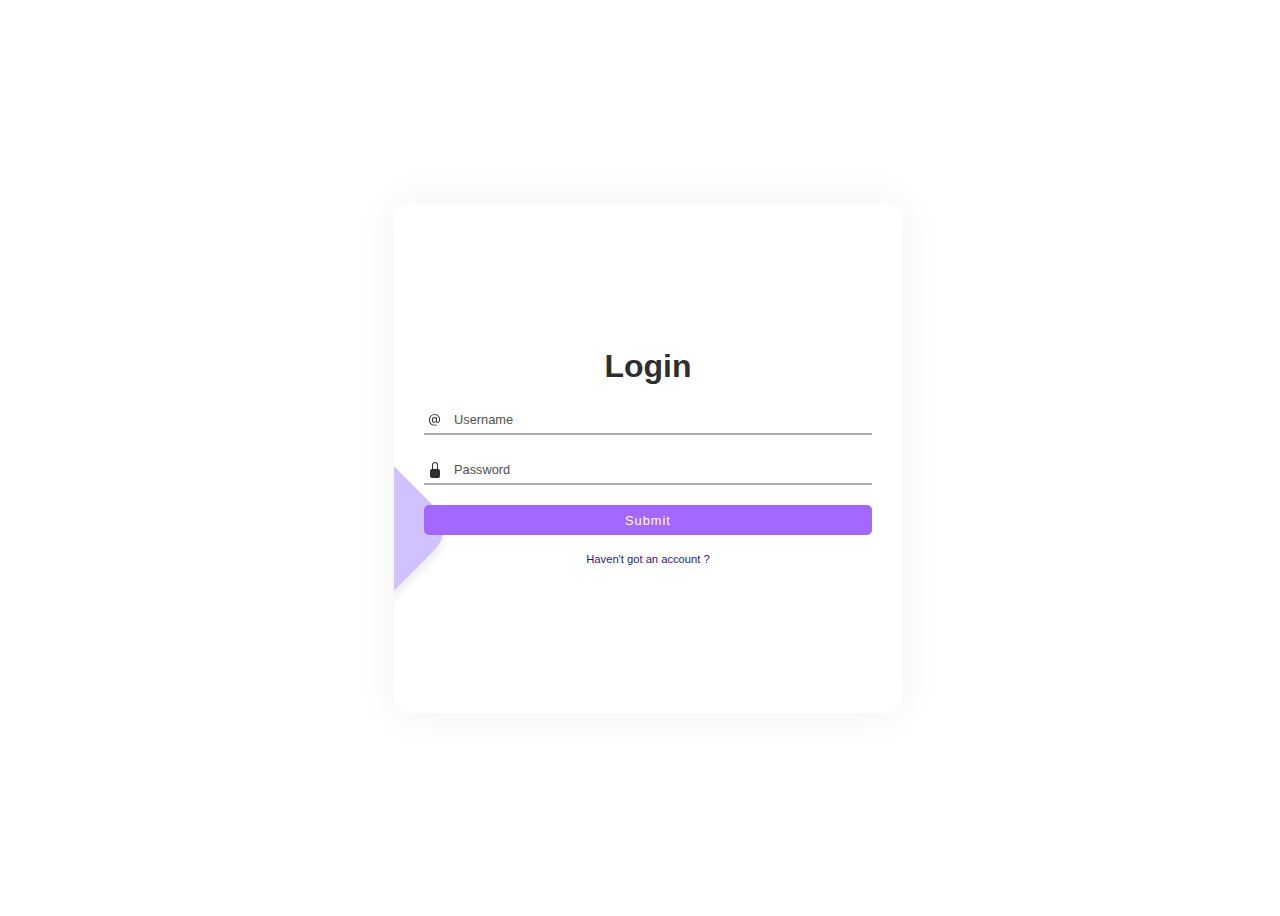
<file: log.html>
<!DOCTYPE html>
<html lang="en">
<head>
    <meta charset="UTF-8">
    <meta name="viewport" content="width=device-width, initial-scale=1.0">
    <title>Page | LogIn </title>
    <link rel="stylesheet" href="style-l.css">
    <link rel="preconnect" href="https://fonts.gstatic.com" crossorigin>
    <link href="https://fonts.googleapis.com/css2?family=Bebas+Neue&family=Lato:wght@100;300&family=Nunito&family=Poppins:wght@200;300&family=Ruluko&family=Teko:wght@300&family=Ysabeau+SC:wght@500&display=swap" rel="stylesheet">
</head>
<body>
    <div class="container-fluid">
        <form action="" class="form_main">
            <p class="heading">Login</p>
            <div class="inputContainer">
                <svg class="inputIcon" xmlns="http://www.w3.org/2000/svg" width="16" height="16" fill="#2e2e2e" viewBox="0 0 16 16">
                <path d="M13.106 7.222c0-2.967-2.249-5.032-5.482-5.032-3.35 0-5.646 2.318-5.646 5.702 0 3.493 2.235 5.708 5.762 5.708.862 0 1.689-.123 2.304-.335v-.862c-.43.199-1.354.328-2.29.328-2.926 0-4.813-1.88-4.813-4.798 0-2.844 1.921-4.881 4.594-4.881 2.735 0 4.608 1.688 4.608 4.156 0 1.682-.554 2.769-1.416 2.769-.492 0-.772-.28-.772-.76V5.206H8.923v.834h-.11c-.266-.595-.881-.964-1.6-.964-1.4 0-2.378 1.162-2.378 2.823 0 1.737.957 2.906 2.379 2.906.8 0 1.415-.39 1.709-1.087h.11c.081.67.703 1.148 1.503 1.148 1.572 0 2.57-1.415 2.57-3.643zm-7.177.704c0-1.197.54-1.907 1.456-1.907.93 0 1.524.738 1.524 1.907S8.308 9.84 7.371 9.84c-.895 0-1.442-.725-1.442-1.914z"></path>
                </svg>
            <input type="text" class="inputField" id="username" placeholder="Username">
            </div>
            
        <div class="inputContainer">
            <svg class="inputIcon" xmlns="http://www.w3.org/2000/svg" width="16" height="16" fill="#2e2e2e" viewBox="0 0 16 16">
            <path d="M8 1a2 2 0 0 1 2 2v4H6V3a2 2 0 0 1 2-2zm3 6V3a3 3 0 0 0-6 0v4a2 2 0 0 0-2 2v5a2 2 0 0 0 2 2h6a2 2 0 0 0 2-2V9a2 2 0 0 0-2-2z"></path>
            </svg>
            <input type="password" class="inputField" id="password" placeholder="Password">
        </div>
                    
        <button class id="button">Submit</button>
            <a class="forgotLink" href="sign-in.html"> Haven't got an account ?</a>

            
        </form>
    </div>
</body>
</html>
</file>
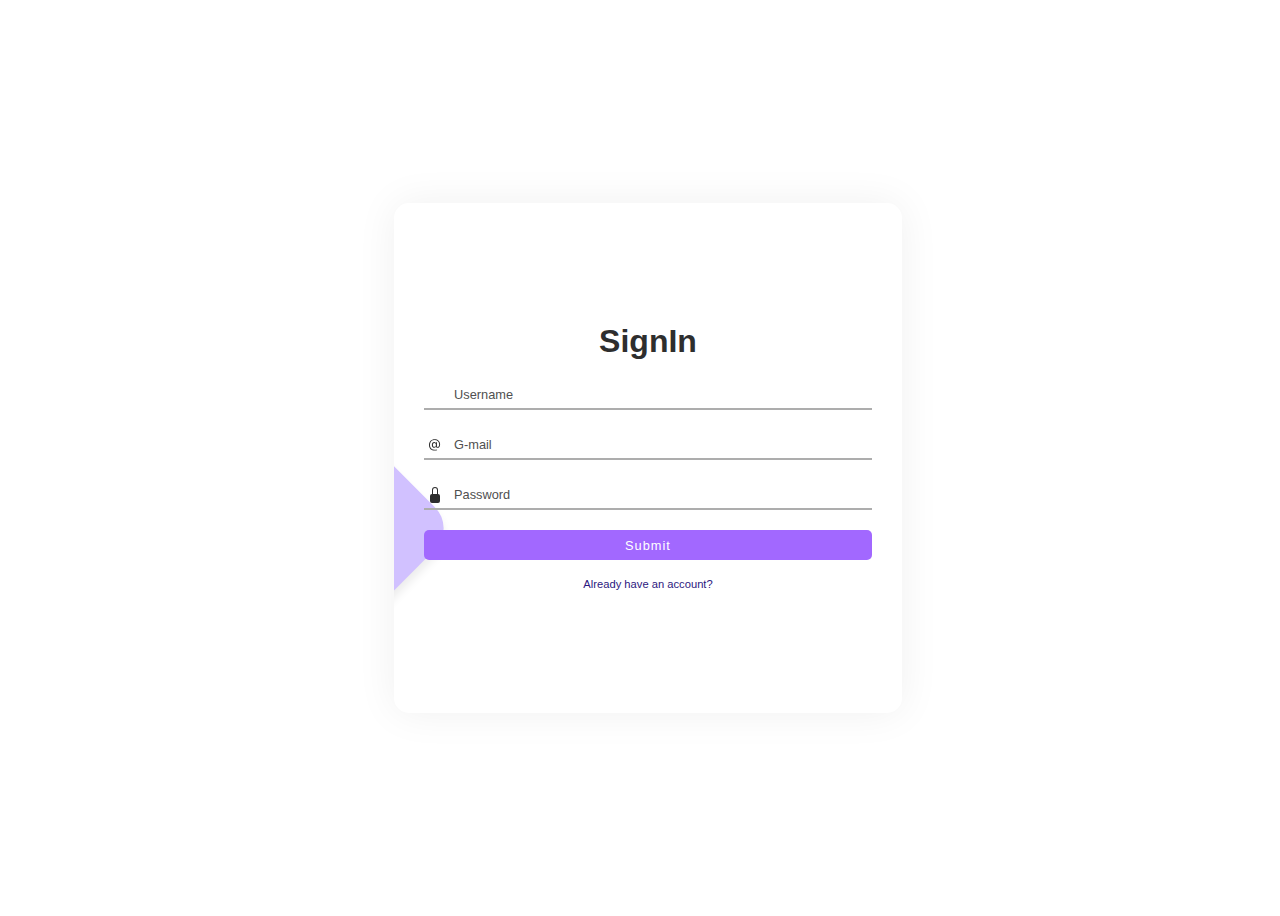
<file: sign-in.html>
<!DOCTYPE html>
<html lang="en">
<head>
    <meta charset="UTF-8">
    <meta name="viewport" content="width=device-width, initial-scale=1.0">
    <title>Page | SignIn</title>
    <link rel="stylesheet" href="s-style.css">
    <script src="https://cdnjs.cloudflare.com/ajax/libs/font-awesome/6.4.2/css/all.min.css"></script>
    <link rel="preconnect" href="https://fonts.gstatic.com" crossorigin>
    <link href="https://fonts.googleapis.com/css2?family=Bebas+Neue&family=Lato:wght@100;300&family=Nunito&family=Poppins:wght@200;300&family=Ruluko&family=Teko:wght@300&family=Ysabeau+SC:wght@500&display=swap" rel="stylesheet">
</head>
<body>
    <div class="container-fluid">
        <form action="" class="form_main">
            <p class="heading">SignIn</p>
            <div class="inputContainer">
            <input type="text" class="inputField" id="username" placeholder="Username">
            </div>
            
        <div class="inputContainer">
            <svg class="inputIcon" xmlns="http://www.w3.org/2000/svg" width="16" height="16" fill="#2e2e2e" viewBox="0 0 16 16">
            <path d="M13.106 7.222c0-2.967-2.249-5.032-5.482-5.032-3.35 0-5.646 2.318-5.646 5.702 0 3.493 2.235 5.708 5.762 5.708.862 0 1.689-.123 2.304-.335v-.862c-.43.199-1.354.328-2.29.328-2.926 0-4.813-1.88-4.813-4.798 0-2.844 1.921-4.881 4.594-4.881 2.735 0 4.608 1.688 4.608 4.156 0 1.682-.554 2.769-1.416 2.769-.492 0-.772-.28-.772-.76V5.206H8.923v.834h-.11c-.266-.595-.881-.964-1.6-.964-1.4 0-2.378 1.162-2.378 2.823 0 1.737.957 2.906 2.379 2.906.8 0 1.415-.39 1.709-1.087h.11c.081.67.703 1.148 1.503 1.148 1.572 0 2.57-1.415 2.57-3.643zm-7.177.704c0-1.197.54-1.907 1.456-1.907.93 0 1.524.738 1.524 1.907S8.308 9.84 7.371 9.84c-.895 0-1.442-.725-1.442-1.914z"></path>
            </svg>
            <input type="email" class="inputField" id="username" placeholder="G-mail">
        </div>

        <div class="inputContainer">
            <svg class="inputIcon" xmlns="http://www.w3.org/2000/svg" width="16" height="16" fill="#2e2e2e" viewBox="0 0 16 16">
                <path d="M8 1a2 2 0 0 1 2 2v4H6V3a2 2 0 0 1 2-2zm3 6V3a3 3 0 0 0-6 0v4a2 2 0 0 0-2 2v5a2 2 0 0 0 2 2h6a2 2 0 0 0 2-2V9a2 2 0 0 0-2-2z"></path>
                </svg>
            <input type="password" class="inputField" id="password" placeholder="Password">
        </div>
                    
        <button class id="button">Submit</button>
            <a class="forgotLink" href="log.html">Already have an account?</a>

            
        </form>
    </div>
</body>
</html>
</file>
<file: style-l.css>
.form_main {
    border-radius: 15px;
    width: 35%;
    height: 50%;
    display: flex;
    flex-direction: column;
    align-items: center;
    justify-content: center;
    background-color: rgb(255, 255, 255);
    padding: 30px 30px 30px 30px;
    box-shadow: 0px 0px 40px rgba(0, 0, 0, 0.062);
    position: relative;
    overflow: hidden;
  }
  
  .form_main::before {
    position: absolute;
    content: "";
    width: 35%;
    height: 50%;
    background-color: rgb(209, 193, 255);
    transform: rotate(45deg);
    left: -180px;
    bottom: 30px;
    z-index: 1;
    border-radius: 30px;
    box-shadow: 5px 5px 10px rgba(0, 0, 0, 0.082);
  }
  
  .heading {
    font-size: 2em;
    color: #2e2e2e;
    font-weight: 700;
    margin: 5px 0 10px 0;
    z-index: 2;
  }
  
  .inputContainer {
    width: 100%;
    position: relative;
    display: flex;
    align-items: center;
    justify-content: center;
    z-index: 2;
  }
  
  .inputIcon {
    position: absolute;
    left: 3px;
  }
  
  .inputField {
    width: 100%;
    height: 30px;
    background-color: transparent;
    border: none;
    border-bottom: 2px solid rgb(173, 173, 173);
    margin: 10px 0;
    color: black;
    font-size: .8em;
    font-weight: 500;
    box-sizing: border-box;
    padding-left: 30px;
  }
  
  .inputField:focus {
    outline: none;
    border-bottom: 2px solid rgb(199, 114, 255);
  }
  
  .inputField::placeholder {
    color: rgb(80, 80, 80);
    font-size: 1em;
    font-weight: 500;
  }
  
  #button {
    border-radius: 5px;
    z-index: 2;
    position: relative;
    width: 100%;
    border: none;
    background-color: rgb(162, 104, 255);
    height: 30px;
    color: white;
    font-size: .8em;
    font-weight: 500;
    letter-spacing: 1px;
    margin: 10px;
    cursor: pointer;
  }
  
  #button:hover {
    background-color: rgb(126, 84, 255);
  }
  
  .forgotLink {
    z-index: 2;
    font-size: .7em;
    font-weight: 500;
    color: rgb(44, 24, 128);
    text-decoration: none;
    padding: 8px 15px;
    border-radius: 20px;
  }
  
.container-fluid {
    display: flex;
    align-items: center;
    height: 100vh;
    width: 100%;
    justify-content: space-evenly;
}
  
body {
  background-image: url(https://4kwallpapers.com/images/wallpapers/macos-monterey-wwdc-21-stock-dark-mode-5k-2560x1440-5585.jpg);
  background-size: cover;
  background-repeat: no-repeat;
  height: 100vh;
  width: 100%;
}
* {
  font-family: 'Segoe UI', Tahoma, Geneva, Verdana, sans-serif;
}
</file>
<file: s-style.css>
.form_main {
    border-radius: 15px;
    width: 35%;
    height: 50%;
    display: flex;
    flex-direction: column;
    align-items: center;
    justify-content: center;
    background-color: rgb(255, 255, 255);
    padding: 30px 30px 30px 30px;
    box-shadow: 0px 0px 40px rgba(0, 0, 0, 0.062);
    position: relative;
    overflow: hidden;
  }
  
  .form_main::before {
    position: absolute;
    content: "";
    width: 35%;
    height: 50%;
    background-color: rgb(209, 193, 255);
    transform: rotate(45deg);
    left: -180px;
    bottom: 30px;
    z-index: 1;
    border-radius: 30px;
    box-shadow: 5px 5px 10px rgba(0, 0, 0, 0.082);
  }
  
  .heading {
    font-size: 2em;
    color: #2e2e2e;
    font-weight: 700;
    margin: 5px 0 10px 0;
    z-index: 2;
  }
  
  .inputContainer {
    width: 100%;
    position: relative;
    display: flex;
    align-items: center;
    justify-content: center;
    z-index: 2;
  }
  
  .inputIcon {
    position: absolute;
    left: 3px;
  }
  
  .inputField {
    width: 100%;
    height: 30px;
    background-color: transparent;
    border: none;
    border-bottom: 2px solid rgb(173, 173, 173);
    margin: 10px 0;
    color: black;
    font-size: .8em;
    font-weight: 500;
    box-sizing: border-box;
    padding-left: 30px;
  }
  
  .inputField:focus {
    outline: none;
    border-bottom: 2px solid rgb(199, 114, 255);
  }
  
  .inputField::placeholder {
    color: rgb(80, 80, 80);
    font-size: 1em;
    font-weight: 500;
  }
  
  #button {
    border-radius: 5px;
    z-index: 2;
    position: relative;
    width: 100%;
    border: none;
    background-color: rgb(162, 104, 255);
    height: 30px;
    color: white;
    font-size: .8em;
    font-weight: 500;
    letter-spacing: 1px;
    margin: 10px;
    cursor: pointer;
  }
  
  #button:hover {
    background-color: rgb(126, 84, 255);
  }
  
  .forgotLink {
    z-index: 2;
    font-size: .7em;
    font-weight: 500;
    color: rgb(44, 24, 128);
    text-decoration: none;
    padding: 8px 15px;
    border-radius: 20px;
  }
  
.container-fluid {
    display: flex;
    align-items: center;
    height: 100vh;
    width: 100%;
    justify-content: space-evenly;
}
body {
  background-image: url(https://4kwallpapers.com/images/wallpapers/macos-monterey-wwdc-21-stock-dark-mode-5k-2560x1440-5585.jpg);
  background-size: cover;
  background-repeat: no-repeat;
  height: 100vh;
  width: 100%;
}
* {
  font-family:'Segoe UI', Tahoma, Geneva, Verdana, sans-serif;
}
</file>
